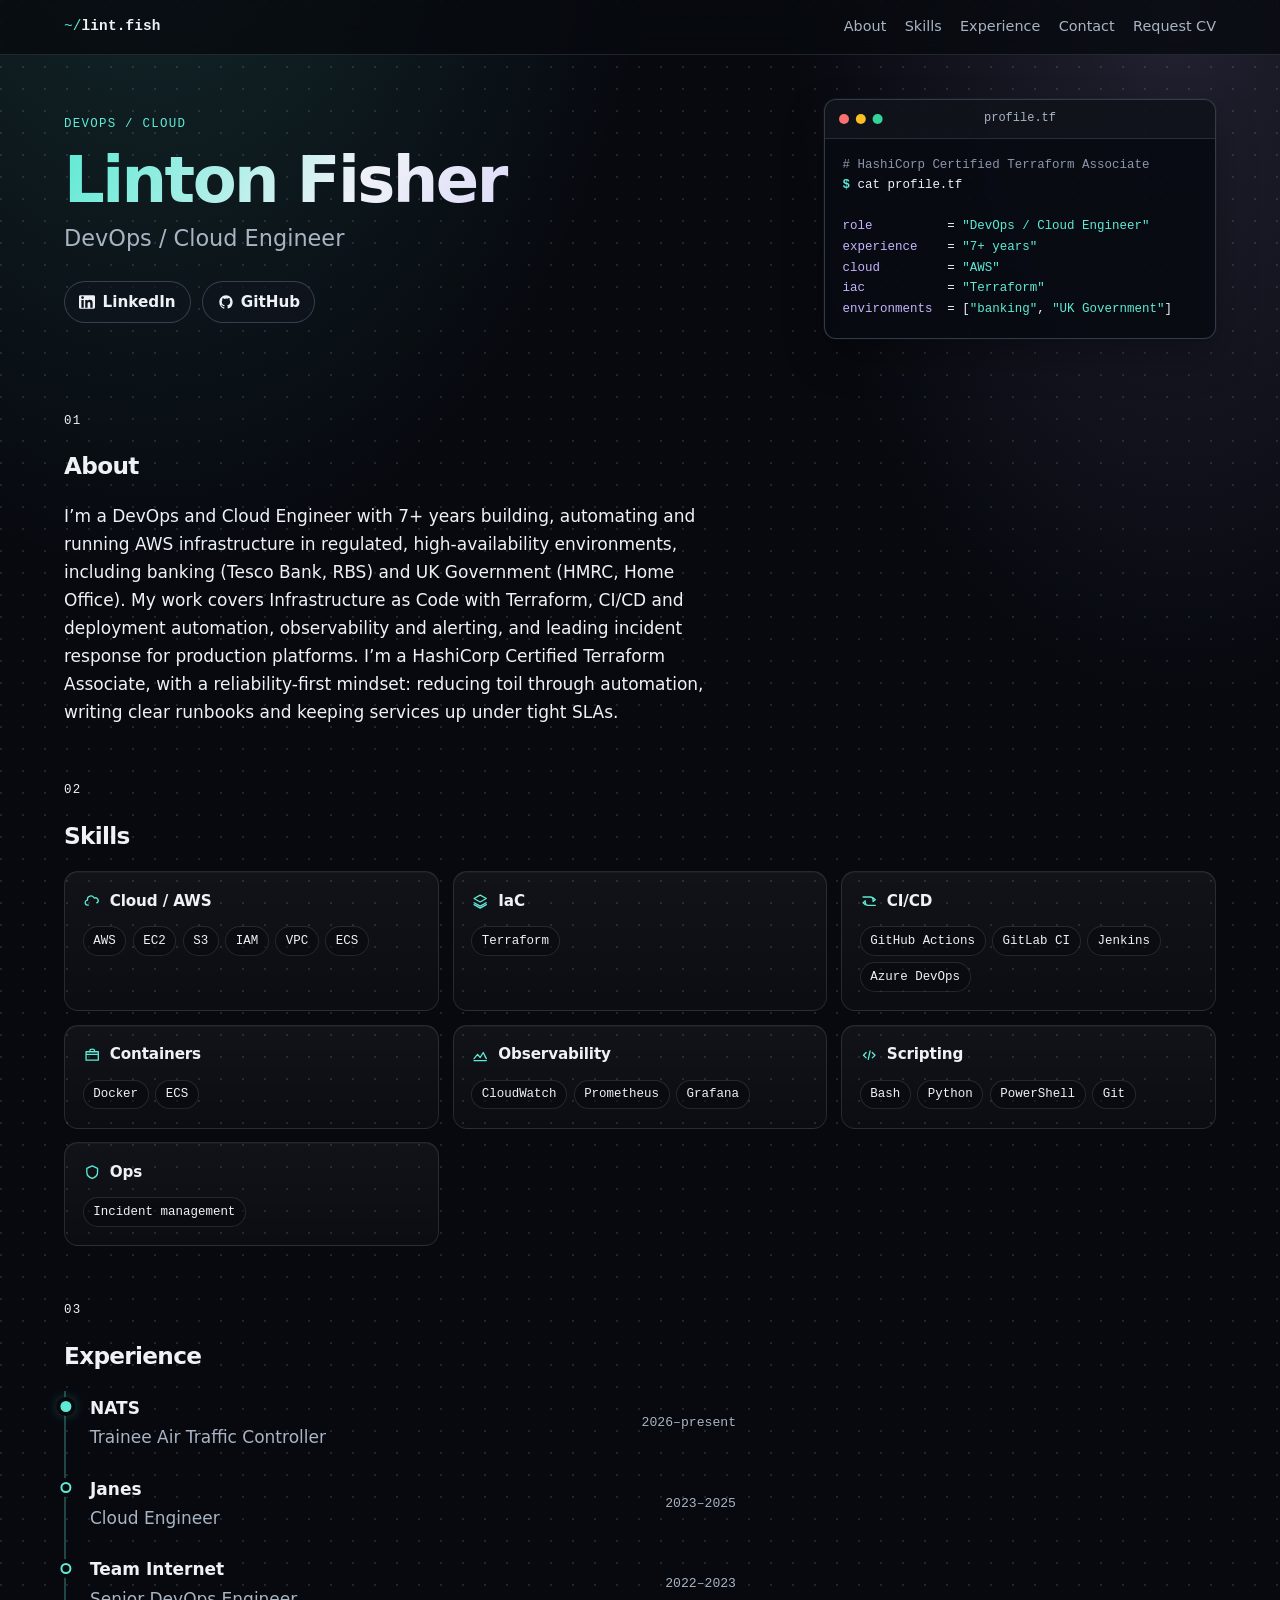
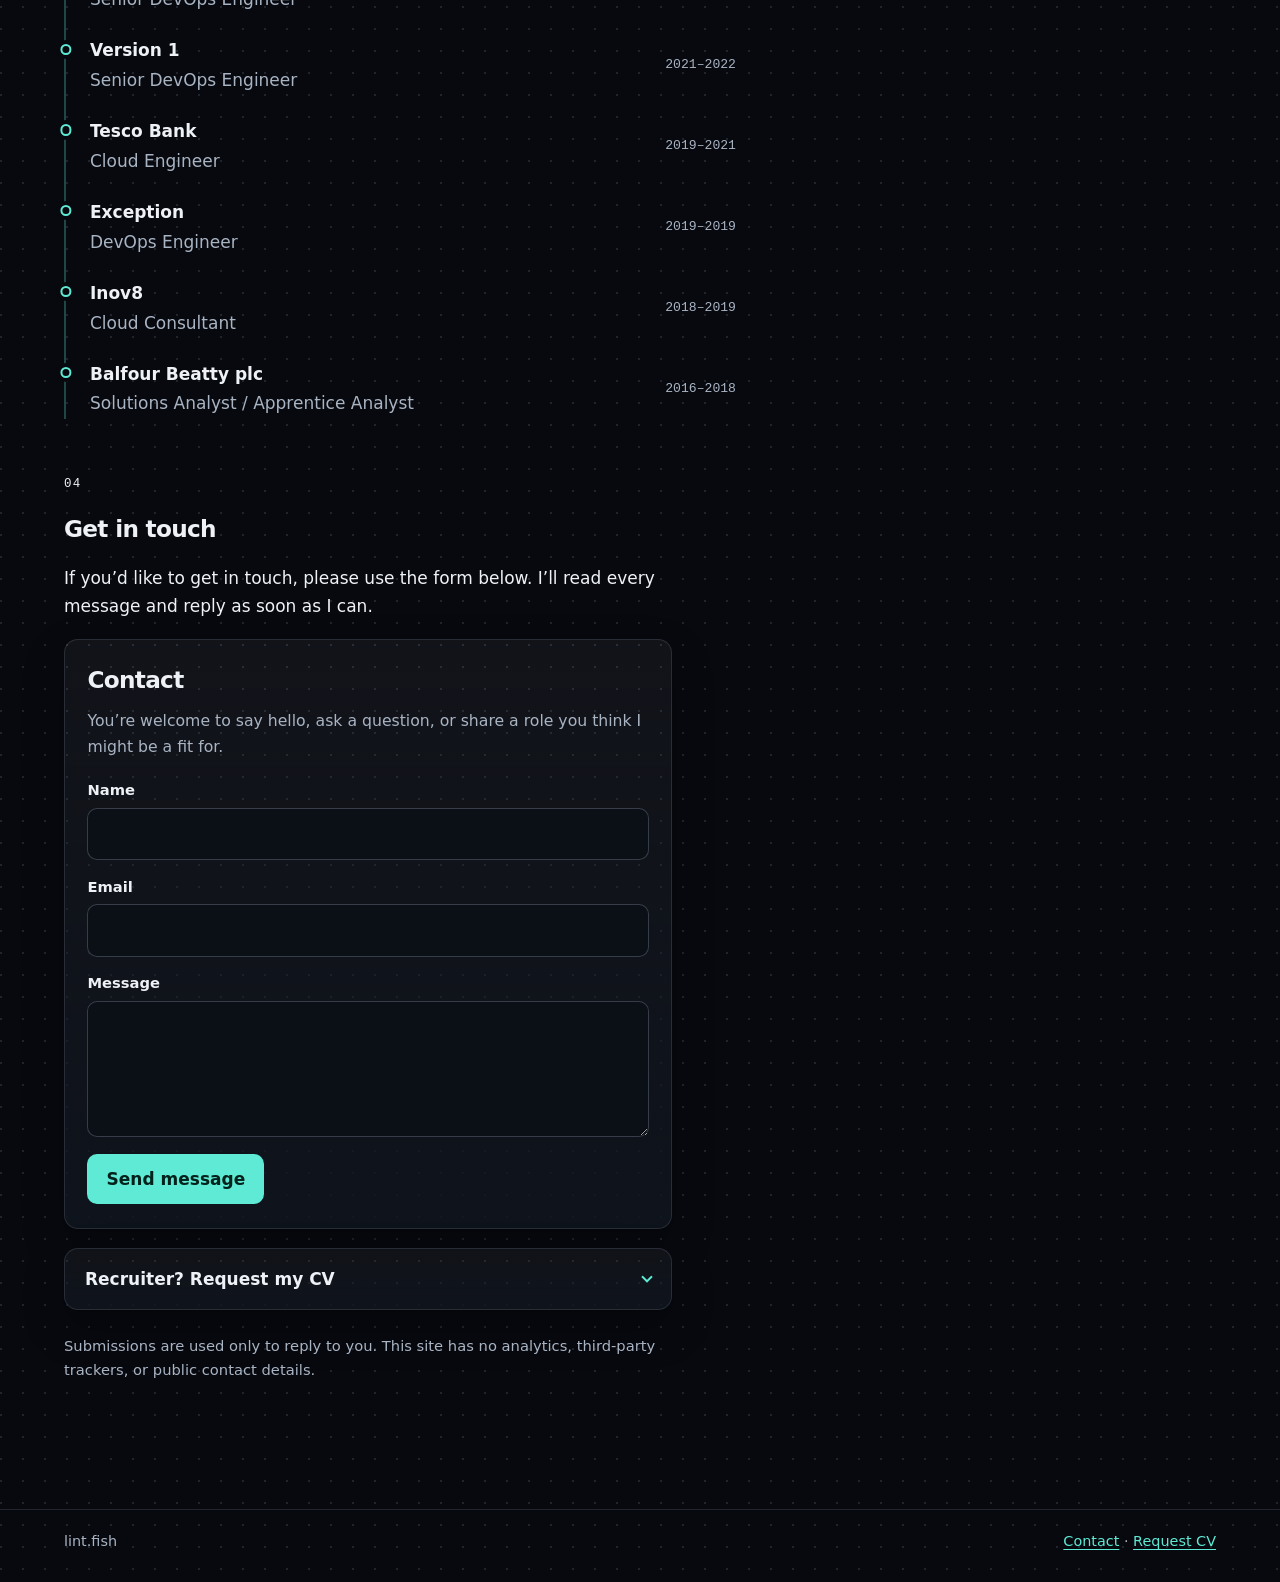
<file: index.html>
<!DOCTYPE html>
<html lang="en">
<head>
  <meta charset="utf-8">
  <meta name="viewport" content="width=device-width, initial-scale=1">
  <meta name="color-scheme" content="dark">
  <meta name="theme-color" content="#07090f">
  <title>Linton Fisher — DevOps / Cloud Engineer</title>
  <meta name="description" content="Personal site of Linton Fisher, DevOps / Cloud Engineer. Get in touch or request a CV.">
  <link rel="canonical" href="https://lint.fish/">
  <meta property="og:type" content="website">
  <meta property="og:title" content="Linton Fisher — DevOps / Cloud Engineer">
  <meta property="og:description" content="DevOps / Cloud Engineer. Get in touch or request a CV.">
  <meta property="og:url" content="https://lint.fish/">
  <meta property="og:site_name" content="lint.fish">
  <meta name="twitter:card" content="summary">
  <meta name="twitter:title" content="Linton Fisher — DevOps / Cloud Engineer">
  <meta name="twitter:description" content="DevOps / Cloud Engineer. Get in touch or request a CV.">
  <link rel="icon" href="favicon.svg" type="image/svg+xml">
  <link rel="stylesheet" href="css/styles.css">
  <script src="js/config.js"></script>
</head>
<body>
  <a class="skip-link" href="#main">Skip to content</a>

  <header class="site-header">
    <div class="wrap">
      <a class="wordmark" href="/" aria-current="page"><span class="wordmark-prompt" aria-hidden="true">~/</span>lint.fish</a>
      <nav class="nav" aria-label="Primary">
        <a href="#about">About</a>
        <a href="#skills">Skills</a>
        <a href="#experience">Experience</a>
        <a href="#contact">Contact</a>
        <a href="#request-cv">Request CV</a>
      </nav>
    </div>
  </header>

  <main id="main">
    <div class="wrap">
      <section class="hero" aria-labelledby="name">
        <div class="hero-copy">
          <p class="eyebrow">DevOps / Cloud</p>
          <h1 id="name">Linton Fisher</h1>
          <p class="headline">DevOps / Cloud Engineer</p>
          <ul class="profile-links">
            <li>
              <a href="https://www.linkedin.com/in/lintonfisher" rel="noopener me" target="_blank">
                <svg viewBox="0 0 24 24" aria-hidden="true" focusable="false">
                  <path fill="currentColor" d="M20.45 20.45h-3.55v-5.57c0-1.33-.02-3.04-1.85-3.04-1.85 0-2.14 1.45-2.14 2.94v5.67H9.35V9h3.41v1.56h.05c.47-.9 1.64-1.85 3.37-1.85 3.6 0 4.27 2.37 4.27 5.46v6.28zM5.34 7.43a2.06 2.06 0 1 1 0-4.12 2.06 2.06 0 0 1 0 4.12zM7.12 20.45H3.56V9h3.56v11.45zM22 2H2C.9 2 0 2.9 0 4v16c0 1.1.9 2 2 2h20c1.1 0 2-.9 2-2V4c0-1.1-.9-2-2-2z"/>
                </svg>
                LinkedIn
                <span class="visually-hidden"> (opens in a new tab)</span>
              </a>
            </li>
            <li>
              <a href="https://github.com/lintfish" rel="noopener me" target="_blank">
                <svg viewBox="0 0 24 24" aria-hidden="true" focusable="false">
                  <path fill="currentColor" d="M12 2C6.48 2 2 6.58 2 12.26c0 4.52 2.87 8.36 6.84 9.72.5.1.68-.22.68-.49 0-.24-.01-.87-.01-1.71-2.78.62-3.37-1.37-3.37-1.37-.45-1.18-1.11-1.5-1.11-1.5-.91-.64.07-.63.07-.63 1 .07 1.53 1.06 1.53 1.06.9 1.57 2.36 1.12 2.94.86.09-.66.35-1.12.63-1.37-2.22-.26-4.56-1.14-4.56-5.07 0-1.12.39-2.03 1.03-2.75-.1-.26-.45-1.3.1-2.7 0 0 .84-.27 2.75 1.05A9.3 9.3 0 0 1 12 6.84c.85 0 1.7.12 2.5.34 1.9-1.32 2.74-1.05 2.74-1.05.55 1.4.2 2.44.1 2.7.64.72 1.03 1.63 1.03 2.75 0 3.94-2.34 4.8-4.57 5.06.36.32.68.94.68 1.9 0 1.37-.01 2.47-.01 2.81 0 .27.18.59.69.49A10.03 10.03 0 0 0 22 12.26C22 6.58 17.52 2 12 2z"/>
                </svg>
                GitHub
                <span class="visually-hidden"> (opens in a new tab)</span>
              </a>
            </li>
          </ul>
        </div>

        <figure class="terminal">
          <figcaption class="visually-hidden">A short Terraform-style snapshot of Linton’s role, cloud platform, and certification.</figcaption>
          <div class="terminal-bar" aria-hidden="true">
            <span class="terminal-dots"></span>
            <span class="terminal-title">profile.tf</span>
          </div>
          <pre class="terminal-body"><code><span class="term-comment"># HashiCorp Certified Terraform Associate</span>
<span class="term-prompt">$</span> <span class="term-cmd">cat profile.tf</span>

<span class="term-key">role</span>          = <span class="term-str">"DevOps / Cloud Engineer"</span>
<span class="term-key">experience</span>    = <span class="term-str">"7+ years"</span>
<span class="term-key">cloud</span>         = <span class="term-str">"AWS"</span>
<span class="term-key">iac</span>           = <span class="term-str">"Terraform"</span>
<span class="term-key">environments</span>  = [<span class="term-str">"banking"</span>, <span class="term-str">"UK Government"</span>]</code></pre>
        </figure>
      </section>

      <section class="section" id="about" aria-labelledby="about-heading">
        <p class="section-kicker">01</p>
        <h2 id="about-heading">About</h2>
        <p>I’m a DevOps and Cloud Engineer with 7+ years building, automating and running AWS infrastructure in regulated, high-availability environments, including banking (Tesco Bank, RBS) and UK Government (HMRC, Home Office). My work covers Infrastructure as Code with Terraform, CI/CD and deployment automation, observability and alerting, and leading incident response for production platforms. I’m a HashiCorp Certified Terraform Associate, with a reliability-first mindset: reducing toil through automation, writing clear runbooks and keeping services up under tight SLAs.</p>
      </section>

      <section class="section" id="skills" aria-labelledby="skills-heading">
        <p class="section-kicker">02</p>
        <h2 id="skills-heading">Skills</h2>
        <div class="skill-grid">
          <article class="skill-card">
            <h3>
              <svg viewBox="0 0 24 24" aria-hidden="true" focusable="false"><path fill="none" stroke="currentColor" stroke-width="1.7" stroke-linecap="round" stroke-linejoin="round" d="M7 17H6.2A3.2 3.2 0 0 1 6 10.6 4.5 4.5 0 0 1 14.6 8 3.6 3.6 0 0 1 18.5 14H18"/></svg>
              Cloud / AWS
            </h3>
            <ul>
              <li>AWS</li>
              <li>EC2</li>
              <li>S3</li>
              <li>IAM</li>
              <li>VPC</li>
              <li>ECS</li>
            </ul>
          </article>
          <article class="skill-card">
            <h3>
              <svg viewBox="0 0 24 24" aria-hidden="true" focusable="false"><path fill="none" stroke="currentColor" stroke-width="1.7" stroke-linecap="round" stroke-linejoin="round" d="M4 8.5 12 4l8 4.5-8 4.5L4 8.5Zm0 5.5 8 4.5 8-4.5M4 16.5 12 21l8-4.5"/></svg>
              IaC
            </h3>
            <ul>
              <li>Terraform</li>
            </ul>
          </article>
          <article class="skill-card">
            <h3>
              <svg viewBox="0 0 24 24" aria-hidden="true" focusable="false"><path fill="none" stroke="currentColor" stroke-width="1.7" stroke-linecap="round" stroke-linejoin="round" d="M4 6.5h9.5A3.5 3.5 0 0 1 17 10v1M20 17.5h-9.5A3.5 3.5 0 0 1 7 14v-1M17 7.5l3 2.5-3 2.5M7 16.5 4 14l3-2.5"/></svg>
              CI/CD
            </h3>
            <ul>
              <li>GitHub Actions</li>
              <li>GitLab CI</li>
              <li>Jenkins</li>
              <li>Azure DevOps</li>
            </ul>
          </article>
          <article class="skill-card">
            <h3>
              <svg viewBox="0 0 24 24" aria-hidden="true" focusable="false"><path fill="none" stroke="currentColor" stroke-width="1.7" stroke-linecap="round" stroke-linejoin="round" d="M4 7.5h16v11H4zM4 11h16M9 7.5V5.8c0-1 1.3-1.8 3-1.8s3 .8 3 1.8v1.7"/></svg>
              Containers
            </h3>
            <ul>
              <li>Docker</li>
              <li>ECS</li>
            </ul>
          </article>
          <article class="skill-card">
            <h3>
              <svg viewBox="0 0 24 24" aria-hidden="true" focusable="false"><path fill="none" stroke="currentColor" stroke-width="1.7" stroke-linecap="round" stroke-linejoin="round" d="M4 16.5 8.5 11l3.5 4 4-6.5L20 16.5M4 19h16"/></svg>
              Observability
            </h3>
            <ul>
              <li>CloudWatch</li>
              <li>Prometheus</li>
              <li>Grafana</li>
            </ul>
          </article>
          <article class="skill-card">
            <h3>
              <svg viewBox="0 0 24 24" aria-hidden="true" focusable="false"><path fill="none" stroke="currentColor" stroke-width="1.7" stroke-linecap="round" stroke-linejoin="round" d="M8 8.5 4.5 12 8 15.5M16 8.5 19.5 12 16 15.5M13.2 6.5 10.8 17.5"/></svg>
              Scripting
            </h3>
            <ul>
              <li>Bash</li>
              <li>Python</li>
              <li>PowerShell</li>
              <li>Git</li>
            </ul>
          </article>
          <article class="skill-card">
            <h3>
              <svg viewBox="0 0 24 24" aria-hidden="true" focusable="false"><path fill="none" stroke="currentColor" stroke-width="1.7" stroke-linecap="round" stroke-linejoin="round" d="M12 3.8 19 7v5.2c0 4-2.9 6.7-7 8-4.1-1.3-7-4-7-8V7l7-3.2Z"/></svg>
              Ops
            </h3>
            <ul>
              <li>Incident management</li>
            </ul>
          </article>
        </div>
      </section>

      <section class="section" id="experience" aria-labelledby="experience-heading">
        <p class="section-kicker">03</p>
        <h2 id="experience-heading">Experience</h2>
        <ol class="timeline">
          <li>
            <span class="exp-org">NATS</span>
            <span class="exp-role">Trainee Air Traffic Controller</span>
            <span class="exp-dates">2026–present</span>
          </li>
          <li>
            <span class="exp-org">Janes</span>
            <span class="exp-role">Cloud Engineer</span>
            <span class="exp-dates">2023–2025</span>
          </li>
          <li>
            <span class="exp-org">Team Internet</span>
            <span class="exp-role">Senior DevOps Engineer</span>
            <span class="exp-dates">2022–2023</span>
          </li>
          <li>
            <span class="exp-org">Version 1</span>
            <span class="exp-role">Senior DevOps Engineer</span>
            <span class="exp-dates">2021–2022</span>
          </li>
          <li>
            <span class="exp-org">Tesco Bank</span>
            <span class="exp-role">Cloud Engineer</span>
            <span class="exp-dates">2019–2021</span>
          </li>
          <li>
            <span class="exp-org">Exception</span>
            <span class="exp-role">DevOps Engineer</span>
            <span class="exp-dates">2019–2019</span>
          </li>
          <li>
            <span class="exp-org">Inov8</span>
            <span class="exp-role">Cloud Consultant</span>
            <span class="exp-dates">2018–2019</span>
          </li>
          <li>
            <span class="exp-org">Balfour Beatty plc</span>
            <span class="exp-role">Solutions Analyst / Apprentice Analyst</span>
            <span class="exp-dates">2016–2018</span>
          </li>
        </ol>
      </section>

      <section class="section" id="contact-and-cv" aria-labelledby="get-in-touch">
        <p class="section-kicker">04</p>
        <h2 id="get-in-touch">Get in touch</h2>
        <p>If you’d like to get in touch, please use the form below. I’ll read every message and reply as soon as I can.</p>

        <div class="forms">
          <div class="card" id="contact">
            <h2 id="contact-heading">Contact</h2>
            <p class="lede">You’re welcome to say hello, ask a question, or share a role you think I might be a fit for.</p>
            <form class="js-form" action="https://api.web3forms.com/submit" method="post" aria-labelledby="contact-heading">
              <input type="hidden" name="access_key" value="53fc0ae6-0d06-44bd-a2fd-a49eabab4168">
              <input type="hidden" name="subject" value="lint.fish — Contact form">
              <input type="hidden" name="from_name" value="lint.fish contact form">
              <input type="hidden" name="redirect" value="https://lint.fish/thanks.html">

              <div class="hp" aria-hidden="true">
                <label for="contact-botcheck">Leave this field empty</label>
                <input type="checkbox" name="botcheck" id="contact-botcheck" tabindex="-1" autocomplete="off">
              </div>

              <div class="field">
                <label for="contact-name">Name</label>
                <input type="text" id="contact-name" name="name" autocomplete="name" required maxlength="200">
              </div>
              <div class="field">
                <label for="contact-email">Email</label>
                <input type="email" id="contact-email" name="email" autocomplete="email" required maxlength="254">
              </div>
              <div class="field">
                <label for="contact-message">Message</label>
                <textarea id="contact-message" name="message" required maxlength="5000"></textarea>
              </div>

              <p class="form-status" hidden></p>
              <button type="submit">Send message</button>
            </form>
          </div>

          <details class="cv-request" id="request-cv">
            <summary>Recruiter? Request my CV</summary>
            <div class="cv-request-body">
              <h2 id="request-cv-heading" class="visually-hidden">Request my CV</h2>
              <p class="lede">My CV isn’t published here, but I’m happy to share it. Please let me know who you are and the role you have in mind, and I’ll send it over.</p>
              <form class="js-form" action="https://api.web3forms.com/submit" method="post" aria-labelledby="request-cv-heading">
                <input type="hidden" name="access_key" value="53fc0ae6-0d06-44bd-a2fd-a49eabab4168">
                <input type="hidden" name="subject" value="lint.fish — CV request">
                <input type="hidden" name="from_name" value="lint.fish CV request">
                <input type="hidden" name="redirect" value="https://lint.fish/thanks.html">

                <div class="hp" aria-hidden="true">
                  <label for="cv-botcheck">Leave this field empty</label>
                  <input type="checkbox" name="botcheck" id="cv-botcheck" tabindex="-1" autocomplete="off">
                </div>

                <div class="field">
                  <label for="cv-name">Name</label>
                  <input type="text" id="cv-name" name="name" autocomplete="name" required maxlength="200">
                </div>
                <div class="field">
                  <label for="cv-company">Company</label>
                  <input type="text" id="cv-company" name="company" autocomplete="organization" required maxlength="200">
                </div>
                <div class="field">
                  <label for="cv-email">Email</label>
                  <input type="email" id="cv-email" name="email" autocomplete="email" required maxlength="254">
                </div>
                <div class="field">
                  <label for="cv-reason">Role or reason</label>
                  <textarea id="cv-reason" name="role_or_reason" required maxlength="5000"></textarea>
                </div>

                <p class="form-status" hidden></p>
                <button type="submit">Request CV</button>
              </form>
            </div>
          </details>
        </div>

        <p class="privacy-note">Submissions are used only to reply to you. This site has no analytics, third-party trackers, or public contact details.</p>
      </section>
    </div>
  </main>

  <footer class="site-footer">
    <div class="wrap">
      <p>lint.fish</p>
      <p><a href="#contact">Contact</a> · <a href="#request-cv">Request CV</a></p>
    </div>
  </footer>

  <script src="js/forms.js"></script>
</body>
</html>
</file>
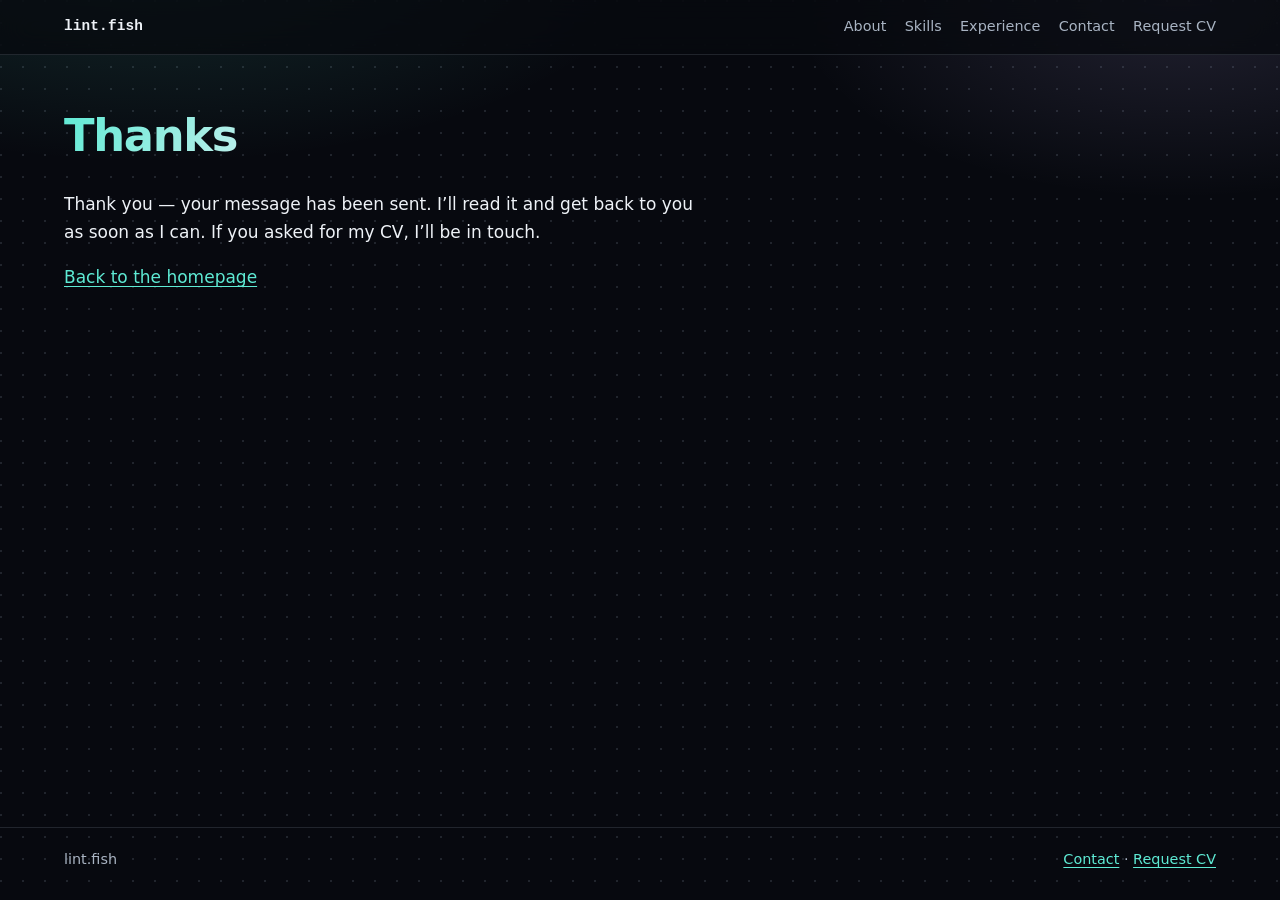
<file: thanks.html>
<!DOCTYPE html>
<html lang="en">
<head>
  <meta charset="utf-8">
  <meta name="viewport" content="width=device-width, initial-scale=1">
  <meta name="color-scheme" content="dark">
  <meta name="theme-color" content="#07090f">
  <title>Thanks — Linton Fisher</title>
  <meta name="description" content="Your message was sent. Linton Fisher will be in touch.">
  <meta name="robots" content="noindex">
  <link rel="canonical" href="https://lint.fish/thanks.html">
  <meta property="og:type" content="website">
  <meta property="og:title" content="Thanks — Linton Fisher">
  <meta property="og:description" content="Your message was sent.">
  <meta property="og:url" content="https://lint.fish/thanks.html">
  <link rel="icon" href="favicon.svg" type="image/svg+xml">
  <link rel="stylesheet" href="css/styles.css">
</head>
<body>
  <a class="skip-link" href="#main">Skip to content</a>

  <header class="site-header">
    <div class="wrap">
      <a class="wordmark" href="/">lint.fish</a>
      <nav class="nav" aria-label="Primary">
        <a href="/#about">About</a>
        <a href="/#skills">Skills</a>
        <a href="/#experience">Experience</a>
        <a href="/#contact">Contact</a>
        <a href="/#request-cv">Request CV</a>
      </nav>
    </div>
  </header>

  <main id="main">
    <div class="wrap">
      <article class="page">
        <h1>Thanks</h1>
        <p>Thank you — your message has been sent. I’ll read it and get back to you as soon as I can. If you asked for my CV, I’ll be in touch.</p>
        <p><a href="/">Back to the homepage</a></p>
      </article>
    </div>
  </main>

  <footer class="site-footer">
    <div class="wrap">
      <p>lint.fish</p>
      <p><a href="/#contact">Contact</a> · <a href="/#request-cv">Request CV</a></p>
    </div>
  </footer>
</body>
</html>
</file>
<file: css/styles.css>
/* lint.fish — dark-only, self-contained, system fonts */

:root {
  color-scheme: dark;

  --bg: #07090f;
  --bg-elev: #10151e;
  --bg-input: #0b0f16;
  --ink: #eef2f7;
  --ink-soft: #a9b4c3;
  --line: rgba(165, 180, 200, 0.16);
  --line-strong: rgba(165, 180, 200, 0.28);
  --accent: #5eead4;
  --accent-hover: #99f6e4;
  --accent-2: #c4b5fd;
  --accent-dim: rgba(94, 234, 212, 0.14);
  --violet-dim: rgba(196, 181, 253, 0.12);
  --focus: #5eead4;
  --danger: #fca5a5;
  --danger-bg: #3a1a1a;
  --ok: #86efac;
  --ok-bg: #14301f;
  --pending: #a9b4c3;
  --btn-ink: #04221c;

  --font-sans: "Segoe UI", system-ui, -apple-system, Roboto, "Helvetica Neue", Arial, sans-serif;
  --font-mono: ui-monospace, "SFMono-Regular", "Cascadia Mono", Consolas, "Liberation Mono", Menlo, monospace;

  --radius: 14px;
  --shadow: 0 1px 2px rgba(0, 0, 0, 0.35), 0 18px 40px rgba(0, 0, 0, 0.28);
  --wide: 72rem;
  --measure: 40rem;
}

*,
*::before,
*::after {
  box-sizing: border-box;
}

html {
  scroll-behavior: smooth;
  background-color: var(--bg);
}

@media (prefers-reduced-motion: reduce) {
  html {
    scroll-behavior: auto;
  }

  *,
  *::before,
  *::after {
    animation: none !important;
    transition: none !important;
    scroll-behavior: auto !important;
  }
}

body {
  margin: 0;
  min-height: 100vh;
  display: flex;
  flex-direction: column;
  font-family: var(--font-sans);
  font-size: 1.0625rem;
  line-height: 1.65;
  color: var(--ink);
  background-color: var(--bg);
  background-image:
    radial-gradient(ellipse 70% 45% at 12% -8%, rgba(94, 234, 212, 0.16), transparent 58%),
    radial-gradient(ellipse 55% 40% at 92% 0%, rgba(196, 181, 253, 0.14), transparent 55%),
    radial-gradient(circle at 1px 1px, rgba(165, 180, 200, 0.16) 1px, transparent 0);
  background-size: auto, auto, 22px 22px;
  background-attachment: scroll;
}

::selection {
  background: rgba(94, 234, 212, 0.28);
  color: var(--ink);
}

img,
svg {
  display: block;
  max-width: 100%;
}

a {
  color: var(--accent);
  text-underline-offset: 0.18em;
  text-decoration-thickness: 1px;
}

a:hover {
  color: var(--accent-hover);
}

:focus {
  outline: none;
}

:focus-visible {
  outline: 2px solid var(--focus);
  outline-offset: 3px;
}

.skip-link {
  position: absolute;
  left: 1rem;
  top: -3.5rem;
  z-index: 30;
  padding: 0.5rem 0.85rem;
  background: var(--accent);
  color: var(--btn-ink);
  text-decoration: none;
  border-radius: 6px;
  font-weight: 700;
}

.skip-link:focus {
  top: 0.75rem;
}

.wrap {
  width: min(var(--wide), calc(100% - 2rem));
  margin-inline: auto;
}

@media (min-width: 720px) {
  .wrap {
    width: min(var(--wide), calc(100% - 3rem));
  }
}

.site-header {
  position: sticky;
  top: 0;
  z-index: 20;
  padding: 0.95rem 0;
  background: rgba(7, 9, 15, 0.78);
  backdrop-filter: blur(14px);
  -webkit-backdrop-filter: blur(14px);
  border-bottom: 1px solid var(--line);
}

.site-header .wrap,
.site-footer .wrap {
  display: flex;
  align-items: center;
  justify-content: space-between;
  gap: 0.85rem 1.25rem;
  flex-wrap: wrap;
}

.wordmark {
  font-family: var(--font-mono);
  font-size: 0.9rem;
  font-weight: 600;
  color: var(--ink);
  text-decoration: none;
  letter-spacing: 0.01em;
}

.wordmark-prompt {
  color: var(--accent);
  font-weight: 500;
}

.wordmark:hover {
  color: var(--accent-hover);
}

.nav {
  display: flex;
  gap: 0.85rem 1.15rem;
  flex-wrap: wrap;
}

.nav a {
  color: var(--ink-soft);
  text-decoration: none;
  font-size: 0.9rem;
  font-weight: 500;
}

.nav a:hover,
.nav a[aria-current="page"] {
  color: var(--ink);
  text-decoration: underline;
  text-underline-offset: 0.22em;
}

main {
  flex: 1;
  padding: 2.75rem 0 4.5rem;
}

.hero {
  display: grid;
  gap: 2rem;
  margin-bottom: 3.75rem;
  align-items: center;
}

@media (min-width: 900px) {
  .hero {
    grid-template-columns: minmax(0, 1fr) minmax(20rem, 24.5rem);
    gap: 3rem;
    margin-bottom: 4.5rem;
  }
}

.eyebrow,
.section-kicker {
  margin: 0 0 0.75rem;
  font-family: var(--font-mono);
  font-size: 0.78rem;
  font-weight: 500;
  letter-spacing: 0.1em;
  text-transform: uppercase;
  color: var(--accent);
}

.section-kicker {
  margin-bottom: 0.35rem;
}

.hero h1 {
  margin: 0 0 0.4rem;
  font-size: clamp(2.4rem, 7vw, 4rem);
  line-height: 1.04;
  letter-spacing: -0.04em;
  font-weight: 750;
  color: var(--ink);
  background: linear-gradient(120deg, #5eead4 0%, #eef2f7 42%, #c4b5fd 100%);
  -webkit-background-clip: text;
  background-clip: text;
  -webkit-text-fill-color: transparent;
  color: transparent;
}

.headline {
  margin: 0 0 1.5rem;
  font-size: clamp(1.1rem, 2.2vw, 1.4rem);
  font-weight: 400;
  color: var(--ink-soft);
}

.profile-links {
  display: flex;
  gap: 0.7rem;
  flex-wrap: wrap;
  padding: 0;
  margin: 0;
  list-style: none;
}

.profile-links a {
  display: inline-flex;
  align-items: center;
  gap: 0.45rem;
  padding: 0.48rem 0.9rem;
  border: 1px solid var(--line-strong);
  border-radius: 999px;
  background: rgba(16, 21, 30, 0.7);
  color: var(--ink);
  text-decoration: none;
  font-size: 0.95rem;
  font-weight: 600;
}

.profile-links a:hover {
  border-color: var(--accent);
  color: var(--accent-hover);
  box-shadow: 0 0 0 3px var(--accent-dim);
}

.profile-links svg {
  width: 1rem;
  height: 1rem;
  flex-shrink: 0;
}

.terminal {
  margin: 0;
  border: 1px solid var(--line-strong);
  border-radius: 12px;
  background: rgba(8, 11, 18, 0.9);
  box-shadow: var(--shadow), 0 0 0 1px rgba(94, 234, 212, 0.06);
  overflow: hidden;
}

.terminal-bar {
  display: flex;
  align-items: center;
  justify-content: center;
  position: relative;
  padding: 0.55rem 0.85rem;
  border-bottom: 1px solid var(--line);
  background: rgba(255, 255, 255, 0.03);
}

.terminal-dots {
  position: absolute;
  left: 0.85rem;
  top: 50%;
  transform: translateY(-50%);
  width: 0.62rem;
  height: 0.62rem;
  border-radius: 50%;
  background: #f87171;
  box-shadow: 1.05rem 0 0 #fbbf24, 2.1rem 0 0 #34d399;
}

.terminal-title {
  font-family: var(--font-mono);
  font-size: 0.75rem;
  color: var(--ink-soft);
}

.terminal-body {
  margin: 0;
  padding: 1rem 1.1rem 1.15rem;
  overflow-x: auto;
  font-family: var(--font-mono);
  font-size: 0.78rem;
  line-height: 1.65;
  color: var(--ink);
}

.terminal-body code {
  font-family: inherit;
}

.term-comment {
  color: #8b95a8;
}

.term-prompt {
  color: var(--accent);
  font-weight: 700;
}

.term-cmd {
  color: var(--ink);
}

.term-key {
  color: var(--accent-2);
}

.term-str {
  color: var(--accent);
}

.section {
  margin-bottom: 3.4rem;
}

.section h2 {
  margin: 0 0 1rem;
  font-size: 1.45rem;
  letter-spacing: -0.03em;
}

.section p {
  margin: 0 0 1rem;
  max-width: var(--measure);
  color: var(--ink);
}

.skill-grid {
  display: grid;
  grid-template-columns: 1fr;
  gap: 0.85rem;
}

@media (min-width: 620px) {
  .skill-grid {
    grid-template-columns: repeat(2, minmax(0, 1fr));
  }
}

@media (min-width: 1000px) {
  .skill-grid {
    grid-template-columns: repeat(3, minmax(0, 1fr));
  }
}

.skill-card {
  padding: 1.05rem 1.1rem 1.15rem;
  border: 1px solid var(--line);
  border-radius: var(--radius);
  background:
    linear-gradient(180deg, rgba(255, 255, 255, 0.045), rgba(255, 255, 255, 0.02));
  box-shadow: 0 1px 0 rgba(255, 255, 255, 0.03) inset;
}

.skill-card h3 {
  display: flex;
  align-items: center;
  gap: 0.55rem;
  margin: 0 0 0.75rem;
  font-size: 0.95rem;
  font-weight: 650;
  letter-spacing: -0.01em;
  color: var(--ink);
}

.skill-card h3 svg {
  width: 1.15rem;
  height: 1.15rem;
  flex-shrink: 0;
  color: var(--accent);
}

.skill-card ul {
  display: flex;
  flex-wrap: wrap;
  gap: 0.4rem;
  margin: 0;
  padding: 0;
  list-style: none;
}

.skill-card li {
  padding: 0.22rem 0.6rem;
  border: 1px solid var(--line);
  border-radius: 999px;
  font-family: var(--font-mono);
  font-size: 0.78rem;
  color: var(--ink);
  background: rgba(7, 9, 15, 0.45);
}

.forms {
  display: grid;
  grid-template-columns: 1fr;
  gap: 1.15rem;
  margin-top: 1.15rem;
  max-width: 38rem;
}

.card,
.cv-request {
  background:
    linear-gradient(180deg, rgba(255, 255, 255, 0.045), rgba(16, 21, 30, 0.88));
  border: 1px solid var(--line);
  border-radius: var(--radius);
  box-shadow: var(--shadow);
}

.card {
  padding: 1.35rem 1.4rem 1.5rem;
}

.card h2 {
  margin-top: 0;
  margin-bottom: 0.5rem;
}

.card .lede,
.cv-request-body .lede {
  color: var(--ink-soft);
  font-size: 0.98rem;
  margin: 0 0 1.15rem;
  max-width: none;
}

.section .privacy-note {
  margin: 1.5rem 0 0;
  font-size: 0.92rem;
  color: var(--ink-soft);
  max-width: 38rem;
}

form {
  display: grid;
  gap: 0.9rem;
}

.field {
  display: grid;
  gap: 0.35rem;
}

.field label {
  font-weight: 600;
  font-size: 0.92rem;
}

.field input,
.field textarea {
  width: 100%;
  padding: 0.7rem 0.8rem;
  border: 1px solid var(--line-strong);
  border-radius: 10px;
  background: var(--bg-input);
  color: var(--ink);
  font: inherit;
  color-scheme: dark;
}

.field textarea {
  min-height: 8.5rem;
  resize: vertical;
}

.field input:hover,
.field textarea:hover {
  border-color: rgba(94, 234, 212, 0.4);
}

.field input:focus-visible,
.field textarea:focus-visible {
  outline: 2px solid var(--focus);
  outline-offset: 1px;
  border-color: var(--focus);
  box-shadow: 0 0 0 4px var(--accent-dim);
}

.hp {
  position: absolute;
  left: -10000px;
  width: 1px;
  height: 1px;
  overflow: hidden;
}

button[type="submit"] {
  justify-self: start;
  margin-top: 0.15rem;
  padding: 0.7rem 1.2rem;
  border: 0;
  border-radius: 10px;
  background: var(--accent);
  color: var(--btn-ink);
  font: inherit;
  font-weight: 700;
  cursor: pointer;
}

button[type="submit"]:hover {
  background: var(--accent-hover);
  box-shadow: 0 0 0 4px var(--accent-dim), 0 8px 24px rgba(94, 234, 212, 0.18);
}

button[type="submit"]:disabled {
  opacity: 0.7;
  cursor: not-allowed;
  box-shadow: none;
}

.form-status {
  margin: 0;
  padding: 0.65rem 0.75rem;
  border-radius: 8px;
  font-size: 0.95rem;
}

.form-status.is-success {
  background: var(--ok-bg);
  color: var(--ok);
}

.form-status.is-error {
  background: var(--danger-bg);
  color: var(--danger);
}

.form-status.is-pending {
  color: var(--pending);
  padding-left: 0;
}

.page {
  max-width: var(--measure);
}

.page h1 {
  margin: 0 0 0.75rem;
  font-size: clamp(2rem, 5vw, 2.8rem);
  letter-spacing: -0.03em;
  background: linear-gradient(120deg, #5eead4 0%, #eef2f7 48%, #c4b5fd 100%);
  -webkit-background-clip: text;
  background-clip: text;
  -webkit-text-fill-color: transparent;
  color: transparent;
}

.site-footer {
  padding: 1.25rem 0 1.75rem;
  border-top: 1px solid var(--line);
  color: var(--ink-soft);
  font-size: 0.9rem;
}

.site-footer p {
  margin: 0;
}

.visually-hidden {
  position: absolute;
  width: 1px;
  height: 1px;
  padding: 0;
  margin: -1px;
  overflow: hidden;
  clip: rect(0, 0, 0, 0);
  white-space: nowrap;
  border: 0;
}

.timeline {
  list-style: none;
  margin: 0;
  padding: 0.15rem 0 0 0;
  max-width: 42rem;
  border-left: 2px solid rgba(94, 234, 212, 0.28);
}

.timeline li {
  display: grid;
  grid-template-columns: 1fr auto;
  gap: 0.1rem 1.1rem;
  position: relative;
  margin-left: 1.35rem;
  padding: 0 0 1.45rem 0.15rem;
}

.timeline li:last-child {
  padding-bottom: 0.1rem;
}

.timeline li::before {
  content: "";
  position: absolute;
  left: -1.35rem;
  top: 0.45rem;
  width: 0.7rem;
  height: 0.7rem;
  border-radius: 50%;
  background: var(--bg);
  border: 2px solid var(--accent);
  transform: translateX(-50%);
  box-shadow: 0 0 0 4px var(--bg);
}

.timeline li:first-child::before {
  background: var(--accent);
  box-shadow: 0 0 0 4px var(--bg), 0 0 14px rgba(94, 234, 212, 0.7);
}

.exp-org {
  font-weight: 650;
}

.exp-role {
  color: var(--ink-soft);
  grid-column: 1;
}

.exp-dates {
  grid-column: 2;
  grid-row: 1 / span 2;
  align-self: center;
  font-family: var(--font-mono);
  font-size: 0.82rem;
  color: var(--ink-soft);
  white-space: nowrap;
}

#request-cv,
#contact,
#experience,
#skills,
#about {
  scroll-margin-top: 4.75rem;
}

.cv-request summary {
  display: flex;
  align-items: center;
  justify-content: space-between;
  gap: 1rem;
  padding: 1rem 1.25rem;
  cursor: pointer;
  font-weight: 650;
  list-style: none;
  border-radius: var(--radius);
}

.cv-request summary::-webkit-details-marker {
  display: none;
}

.cv-request summary::marker {
  content: "";
}

.cv-request summary::after {
  content: "";
  width: 0.5rem;
  height: 0.5rem;
  flex-shrink: 0;
  border-right: 2px solid var(--accent);
  border-bottom: 2px solid var(--accent);
  transform: rotate(45deg);
  transition: transform 0.15s ease;
  margin-top: -0.2rem;
}

.cv-request[open] summary {
  border-bottom: 1px solid var(--line);
  border-radius: var(--radius) var(--radius) 0 0;
}

.cv-request[open] summary::after {
  transform: rotate(225deg);
  margin-top: 0.2rem;
}

.cv-request summary:hover {
  color: var(--accent-hover);
}

.cv-request-body {
  padding: 1.15rem 1.4rem 1.5rem;
}

@media (prefers-reduced-motion: no-preference) {
  .hero,
  .section {
    animation: rise 0.5s ease both;
  }

  #about { animation-delay: 0.04s; }
  #skills { animation-delay: 0.08s; }
  #experience { animation-delay: 0.12s; }
  #contact-and-cv { animation-delay: 0.16s; }

  .skill-card,
  .profile-links a,
  .card,
  .cv-request,
  button[type="submit"] {
    transition: transform 0.18s ease, border-color 0.18s ease, box-shadow 0.18s ease, background-color 0.18s ease, color 0.18s ease;
  }

  .skill-card:hover {
    transform: translateY(-3px);
    border-color: rgba(94, 234, 212, 0.38);
    box-shadow: 0 10px 28px rgba(0, 0, 0, 0.28), 0 0 0 1px rgba(94, 234, 212, 0.12);
  }
}

@keyframes rise {
  from {
    opacity: 0;
    transform: translateY(12px);
  }
  to {
    opacity: 1;
    transform: none;
  }
}

@media (max-width: 400px) {
  body {
    font-size: 1rem;
  }

  .nav {
    gap: 0.65rem 0.85rem;
  }

  .nav a {
    font-size: 0.85rem;
  }

  .terminal-body {
    font-size: 0.72rem;
  }

  .timeline li {
    grid-template-columns: 1fr;
  }

  .exp-dates {
    grid-column: 1;
    grid-row: auto;
    margin-top: 0.15rem;
  }
}
</file>
